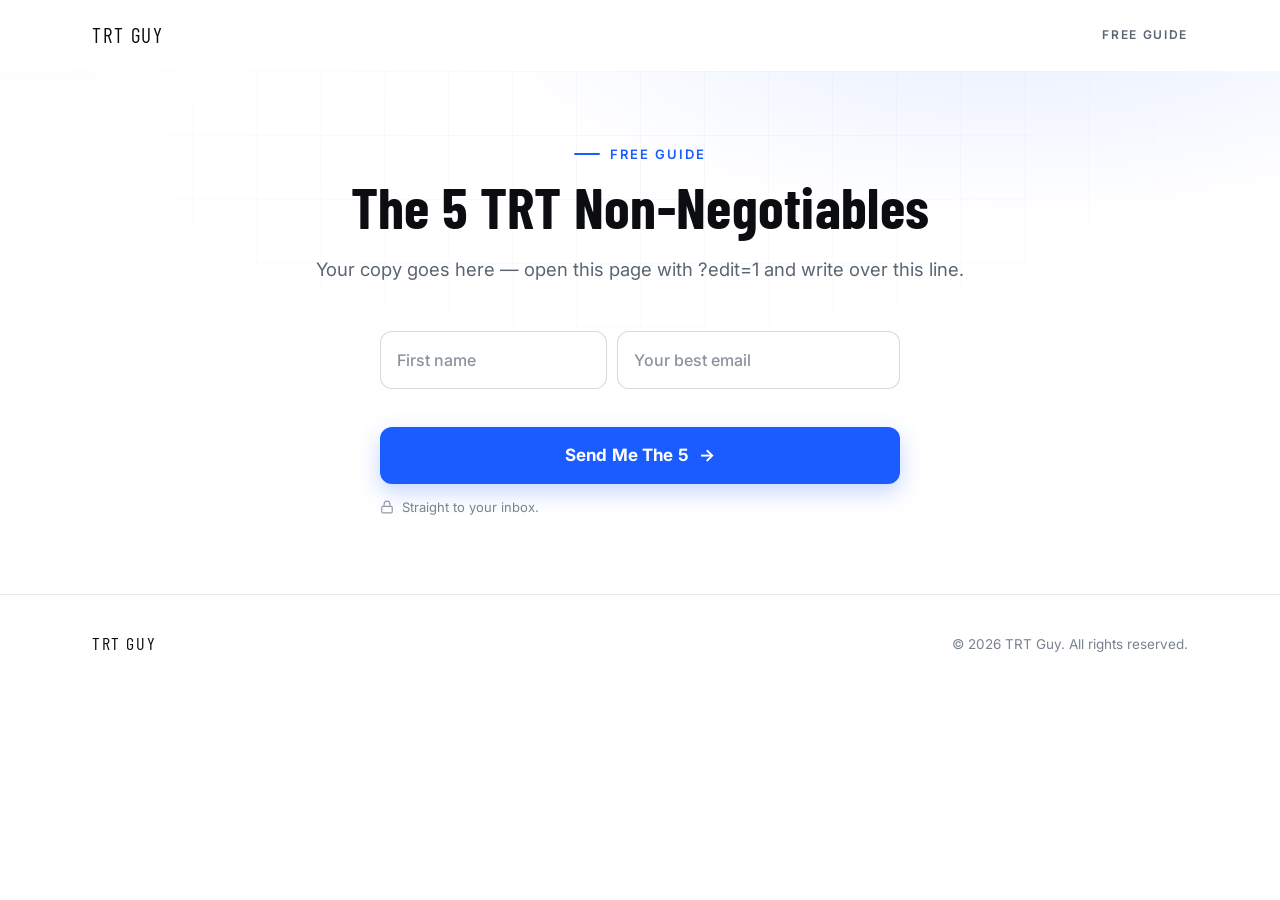
<file: index.html>
<!DOCTYPE html>
<html lang="en">
<head>
<meta charset="utf-8">
<meta name="viewport" content="width=device-width, initial-scale=1">
<title>The 5 TRT Non-Negotiables — Free Guide</title>
<meta name="description" content="The five things I tell every man on testosterone replacement to get right.">
<meta name="author" content="Julian Hierro">
<meta property="og:title" content="The 5 TRT Non-Negotiables — Free Guide">
<meta property="og:description" content="The five things I tell every man on testosterone replacement to get right.">
<meta property="og:type" content="website">
<meta property="og:image" content="https://assets.cdn.filesafe.space/WmcafLXT7njeQOu3fqlP/media/6a81c704cf50f900f223de18.png">
<meta name="robots" content="index,follow">
<link rel="icon" href="favicon.ico" sizes="any">
<link rel="apple-touch-icon" href="icon-180.png">
<link rel="preconnect" href="https://fonts.googleapis.com">
<link rel="preconnect" href="https://fonts.gstatic.com" crossorigin>
<link href="https://fonts.googleapis.com/css2?family=Barlow+Condensed:wght@600;700&family=Inter:wght@400;500;600;700&display=swap" rel="stylesheet">
<style>
/* Column layouts built in the editor render for visitors too — the other 23KB of
   editor.css is only needed while editing, so it loads with the editor. */
.jv-cols{display:grid;gap:24px}
.jv-cols[data-cols="1"]{grid-template-columns:minmax(0,1fr)}
.jv-cols[data-cols="2"]{grid-template-columns:repeat(2,minmax(0,1fr))}
.jv-cols[data-cols="3"]{grid-template-columns:repeat(3,minmax(0,1fr))}
.jv-cols[data-cols="4"]{grid-template-columns:repeat(4,minmax(0,1fr))}
.jv-col{min-width:0}
@media(max-width:900px){.jv-cols[data-cols="3"],.jv-cols[data-cols="4"]{grid-template-columns:repeat(2,minmax(0,1fr))}}
@media(max-width:640px){.jv-cols{grid-template-columns:minmax(0,1fr)!important}}
</style>
<style>
/* TRT Guy — shared lead-magnet styles (white / black / grey + blue) */
:root{
  --bg:#ffffff; --bg-2:#f4f5f7; --card:#ffffff;
  --line:rgba(11,13,16,.10); --line-2:rgba(11,13,16,.16);
  --txt:#0b0d10; --mut:#5b6572;
  --acc:#1a5cff; --acc-d:#0f3fd6; --acc-soft:rgba(26,92,255,.08);
  --warn:#c2410c; --warn-soft:rgba(234,88,12,.08);
  --ok:#15803d; --ok-soft:rgba(21,128,61,.08);
  --shadow:0 22px 50px rgba(11,13,16,.14);
  --r:16px; --wrap:1140px;
  --display:"Barlow Condensed",Impact,"Haettenschweiler","Arial Narrow",sans-serif;
}
*{box-sizing:border-box}
html{scroll-behavior:smooth}
body{margin:0;background:var(--bg);color:var(--txt);
  font:400 17px/1.65 Inter,-apple-system,BlinkMacSystemFont,"Segoe UI",sans-serif;
  -webkit-font-smoothing:antialiased;overflow-x:hidden}
img{max-width:100%;display:block}
a{color:inherit}
.wrap{width:100%;max-width:var(--wrap);margin:0 auto;padding:0 22px}
h1,h2,h3{font-family:var(--display);font-weight:700;letter-spacing:.005em;margin:0;line-height:1.03}
h1{font-size:clamp(34px,4.6vw,58px)}
h2{font-size:clamp(28px,3.6vw,42px)}
h3{font-size:clamp(21px,2.2vw,26px)}
.kicker{font:600 13px/1 Inter,sans-serif;letter-spacing:.16em;text-transform:uppercase;
  color:var(--acc);margin:0 0 16px;display:inline-flex;align-items:center;gap:10px}
.kicker .kdash{flex:none;width:26px;height:2px;background:var(--acc);border-radius:2px;display:inline-block}
@media(max-width:560px){.kicker{font-size:11.5px;letter-spacing:.11em;gap:8px}.kicker .kdash{width:18px}}
.lede{font-size:clamp(16px,1.7vw,18.5px);color:var(--mut);margin:18px 0 0}
.lede strong{color:var(--txt);font-weight:600}

/* header */
.site{position:sticky;top:0;z-index:60;background:rgba(255,255,255,.88);
  backdrop-filter:blur(14px);-webkit-backdrop-filter:blur(14px);
  border-bottom:1px solid transparent;transition:border-color .25s,background .25s}
.site.stuck{border-bottom-color:var(--line);background:rgba(255,255,255,.96)}
.site .wrap{display:flex;align-items:center;justify-content:space-between;gap:16px;height:70px}
.brand{display:flex;align-items:center;gap:11px;text-decoration:none}
.brand img{width:36px;height:36px}
.brand span{font-family:var(--display);font-size:21px;letter-spacing:.09em;text-transform:uppercase}
.site .tagline{font:600 12px/1 Inter,sans-serif;letter-spacing:.14em;text-transform:uppercase;color:var(--mut)}
@media(max-width:600px){.site .tagline{display:none}}

/* buttons */
.btn{display:inline-flex;align-items:center;justify-content:center;gap:10px;
  font:700 16px/1 Inter,sans-serif;letter-spacing:.01em;
  padding:18px 32px;border:0;border-radius:12px;cursor:pointer;
  color:#fff;background:var(--acc);box-shadow:0 8px 22px rgba(26,92,255,.26);
  transition:transform .16s ease,box-shadow .16s ease,background .16s ease;
  text-decoration:none;white-space:nowrap}
.btn:hover{background:var(--acc-d);transform:translateY(-2px);box-shadow:0 14px 30px rgba(26,92,255,.32)}
.btn:active{transform:translateY(0)}
.btn:disabled{opacity:.55;cursor:not-allowed;transform:none;box-shadow:none}
.btn .arr{transition:transform .16s ease}
.btn:hover .arr{transform:translateX(4px)}
.btn-lg{width:100%;padding:20px 28px;font-size:17px}
.btn-ghost{background:#fff;color:var(--txt);border:1px solid var(--line-2);box-shadow:none;font-weight:600}
.btn-ghost:hover{background:var(--bg-2);color:var(--txt);box-shadow:none}

/* sections */
section.band{padding:clamp(52px,6vw,88px) 0;position:relative}
.band.alt{background:var(--bg-2);border-block:1px solid var(--line)}
.deco{overflow:hidden}
.deco::before{content:"";position:absolute;inset:-30% -10% auto -10%;height:120%;pointer-events:none;
  background:radial-gradient(56% 52% at 74% 16%,rgba(26,92,255,.10),transparent 62%),
             radial-gradient(44% 42% at 8% 4%,rgba(11,13,16,.05),transparent 60%)}
.deco::after{content:"";position:absolute;inset:0;pointer-events:none;opacity:.5;
  background-image:linear-gradient(rgba(11,13,16,.07) 1px,transparent 1px),
                   linear-gradient(90deg,rgba(11,13,16,.07) 1px,transparent 1px);
  background-size:64px 64px;
  -webkit-mask-image:radial-gradient(72% 60% at 50% 18%,#000,transparent 75%);
  mask-image:radial-gradient(72% 60% at 50% 18%,#000,transparent 75%)}
.deco .wrap{position:relative;z-index:2}
.head{max-width:780px;margin:0 auto clamp(30px,3.6vw,46px);text-align:center}
.head .lede{margin-inline:auto;max-width:60ch}

/* opt-in form */
.optin{max-width:520px}
.optin.center{margin-inline:auto}
.field{width:100%;font:500 16px/1 Inter,sans-serif;color:var(--txt);background:#fff;
  border:1px solid var(--line-2);border-radius:12px;padding:18px 16px;outline:0;margin-bottom:10px;
  transition:border-color .16s,box-shadow .16s}
.field::placeholder{color:#8b939f}
.field:focus{border-color:var(--acc);box-shadow:0 0 0 4px rgba(26,92,255,.14)}
.fields2{display:grid;grid-template-columns:1fr 1.25fr;gap:10px}
.fields2 .field{margin-bottom:0}
@media(max-width:520px){.fields2{grid-template-columns:1fr}}
.err{color:#b91c1c;font-size:14px;margin:8px 0 0;min-height:20px}
.fine{margin:14px 0 0;font-size:13px;color:#79828f;display:flex;align-items:flex-start;gap:8px;line-height:1.5}
.fine svg{flex:none;margin-top:2px;opacity:.8}
.optin .btn{margin-top:10px}

/* trust bullets */
.trust{list-style:none;margin:26px 0 0;padding:0;display:grid;gap:11px}
.trust.center{max-width:520px;margin-inline:auto;text-align:left}
.trust li{display:flex;gap:11px;align-items:flex-start;font-size:15.5px;color:var(--mut)}
.trust svg{flex:none;width:19px;height:19px;margin-top:2px;color:var(--acc)}

/* footer */
footer{border-top:1px solid var(--line);padding:34px 0;background:var(--bg)}
footer .wrap{display:flex;align-items:center;justify-content:space-between;gap:16px;flex-wrap:wrap}
footer img{width:30px;height:30px;opacity:.85}
footer p{margin:0;color:#79828f;font-size:13.5px}
.disclaim{margin:20px 0 0;font-size:12.5px;color:#8b939f;line-height:1.6}

/* reveal */
.reveal{opacity:0;transform:translateY(16px)}
.reveal.in{opacity:1;transform:none;transition:opacity .6s ease,transform .6s cubic-bezier(.2,.7,.3,1)}
@media(prefers-reduced-motion:reduce){.reveal{opacity:1;transform:none}
  *{animation:none!important;transition:none!important}html{scroll-behavior:auto}}

.okbox{border:1px solid rgba(26,92,255,.35);background:var(--acc-soft);color:var(--acc-d);
  border-radius:12px;padding:16px;font-size:15.5px;text-align:center}

body.jv-editing #gateDone{display:block!important;outline:1px dashed rgba(26,92,255,.5);outline-offset:6px}
body.jv-editing #gateDone::before{
  content:"Confirmation — shown after they submit";
  display:block;font:700 9.5px/1 Inter,sans-serif;letter-spacing:.18em;text-transform:uppercase;
  color:var(--acc);margin-bottom:10px;
}
</style>
<script>window.JV_EDITOR_EARLY={ site:"td-trtrules-gate", page:1, noAuth:true, pwKey:"trtdad", api:"https://jv-dashboard-chi.vercel.app/api/content" };</script>
<style>html.jv-hold body,html.jv-pending body{visibility:hidden}</style>
<script>
(function () {
  var p = new URLSearchParams(location.search);
  var editing = p.get("edit") === "1" || p.get("view") === "preview" || p.get("mecanvas") === "1";
  try { if (window.self !== window.top) editing = true; } catch (e) { editing = true; }
  if (editing) {
    // editor.js clears jv-pending in reveal(), once published edits AND any local
    // draft have been applied. Without this the editor showed the old file first.
    document.documentElement.classList.add("jv-pending");
    setTimeout(function () { document.documentElement.classList.remove("jv-pending"); }, 4000);
    return;
  }
  var cfg = window.JV_EDITOR_EARLY || null;  // set just below, before this runs
  // Hold the paint only when the last visit found the store ahead of this file —
  // i.e. someone published and it hasn't been baked back in yet. In the normal
  // case (file is current) nothing is hidden and the page paints immediately.
  // Hold unless the last check proved THIS build is already current. Keyed by the
  // bake stamp, so a redeploy invalidates it automatically.
  window.__jvFreshKey = "jv-fresh:" + (cfg ? cfg.site : "");
  var stamp = window.JV_BAKED_AT || "none";
  var knownCurrent = false;
  try {
    var hasCache = !!localStorage.getItem("jv-edits:" + (cfg ? cfg.site : ""));
    // Cached edits mean this file is behind the published copy, whatever any
    // older freshness flag claims. Hold either way — the replay is synchronous.
    knownCurrent = !hasCache && localStorage.getItem(window.__jvFreshKey) === stamp;
  } catch (e) {}
  var release = function () { document.documentElement.classList.remove("jv-hold"); };
  window.__jvRelease = release;
  if (!knownCurrent) {
    document.documentElement.classList.add("jv-hold");
    setTimeout(release, 3000);               // only a first-ever visit waits here; every later
                                             // visit replays from cache and never holds at all
  }
  window.__jvFresh = cfg ? fetch(cfg.api + "?site=" + encodeURIComponent(cfg.site) + "&page=" + (cfg.page || 1) + "&t=" + Date.now(), { cache: "no-store" })
    .then(function (r) { return r.ok ? r.json() : null; })
    .catch(function () { return null; }) : Promise.resolve(null);
})();
</script>
</head>
<body>
<header class="site" id="site">
  <div class="wrap">
    <a class="brand" href="#">
      <span>TRT Guy</span>
    </a>
    <span class="tagline">Free Guide</span>
  </div>
</header>

<main>
  <section class="band deco" style="padding-top:clamp(40px,5vw,72px)">
    <div class="wrap">
      <div class="head">
        <p class="kicker" style="justify-content:center"><i class="kdash"></i>Free guide</p>
        <h1>The 5 TRT Non-Negotiables</h1>
        <p class="lede">Your copy goes here &mdash; open this page with ?edit=1 and write over this line.</p>
      </div>

      <form class="optin center" id="gateForm" novalidate>
        <div class="fields2">
              <input class="field" name="first_name" type="text" placeholder="First name" autocomplete="given-name">
              <input class="field" name="email" type="email" placeholder="Your best email" autocomplete="email">
            </div>
        <p class="err"></p>
        <button class="btn btn-lg" type="submit">Send Me The 5 <span class="arr">&rarr;</span></button>
        <p class="fine"><svg width="14" height="14" viewBox="0 0 24 24" fill="none" stroke="currentColor" stroke-width="2"><rect x="3" y="11" width="18" height="11" rx="2"/><path d="M7 11V7a5 5 0 0 1 10 0v4"/></svg> Straight to your inbox.</p>
      </form>
      <div class="okbox" id="gateDone" style="display:none;max-width:520px;margin:0 auto">
        <span id="gateDoneMsg">You're in. The guide is on its way to {email}.</span>
      </div>

    </div>
  </section>
</main>
<footer>
  <div class="wrap">
    <a class="brand" href="#" style="text-decoration:none">
      <span style="font-family:var(--display);font-size:18px;letter-spacing:.09em;text-transform:uppercase">TRT Guy</span>
    </a>
    <p>&copy; <span class="yr"></span> TRT Guy. All rights reserved.</p>
  </div>
</footer>

<script>

/* ── Analytics ──────────────────────────────────────────────────────────
   Same beacons the Jacked Vegans pages use, pointed at the dashboard API
   that's already live. Opt-ins MUST go out via sendBeacon — a fetch gets
   dropped when the page redirects a moment later.
--------------------------------------------------------------------- */
var TRACK_URL = 'https://jv-dashboard-chi.vercel.app/api/pageview';
var PAGE_KEY  = 'trtdad-rules-gate';
function tdVisitor(){
  try {
    var k = 'td-vid', v = localStorage.getItem(k);
    if (!v) { v = Math.random().toString(36).slice(2) + Date.now().toString(36); localStorage.setItem(k, v); }
    return v;
  } catch (e) { return 'anon'; }
}
function tdUtm(){
  var keys = ['utm_source','utm_medium','utm_campaign','utm_content','utm_term'];
  var sp = new URLSearchParams(location.search), store = {}, out = '', changed = false;
  try { store = JSON.parse(sessionStorage.getItem('td-utm') || '{}'); } catch (e) {}
  keys.forEach(function(k){ var v = sp.get(k); if (v) { store[k] = v; changed = true; } });
  if (changed) { try { sessionStorage.setItem('td-utm', JSON.stringify(store)); } catch (e) {} }
  keys.forEach(function(k){ if (store[k]) out += '&' + k + '=' + encodeURIComponent(store[k]); });
  return out;
}
function track(evt){
  var u = TRACK_URL + '?p=' + encodeURIComponent(PAGE_KEY) + '&e=' + evt +
          '&v=' + encodeURIComponent(tdVisitor()) + tdUtm();
  try { if (navigator.sendBeacon && navigator.sendBeacon(u)) return; } catch (e) {}
  try { new Image().src = u; } catch (e) {}
}
function tdSkip(){ try { return localStorage.getItem('td-notrack')==='1'; } catch(e){ return false; } }
if (!/[?&]edit=1/.test(location.search) && !tdSkip()) track('view');

var SUBMIT_URL = 'https://trt-guy-site.vercel.app/api/submit';
var EMAIL_RE = /^[^\s@]+@[^\s@]+\.[^\s@]+$/;
var $ = function(id){ return document.getElementById(id); };
Array.prototype.forEach.call(document.querySelectorAll('.yr'), function(e){ e.textContent = new Date().getFullYear(); });
(function(){
  var site = document.getElementById('site');
  if (!site) return;
  window.addEventListener('scroll', function(){ site.classList.toggle('stuck', window.scrollY > 8); }, {passive:true});
})();
(function(){
  var els = document.querySelectorAll('.reveal');
  if (!('IntersectionObserver' in window)) { els.forEach(function(e){ e.classList.add('in'); }); return; }
  var io = new IntersectionObserver(function(entries){
    entries.forEach(function(en, i){
      if (!en.isIntersecting) return;
      en.target.style.transitionDelay = (Math.min(i, 4) * 60) + 'ms';
      en.target.classList.add('in');
      io.unobserve(en.target);
    });
  }, {rootMargin:'0px 0px -12% 0px', threshold:0.12});
  els.forEach(function(e){ io.observe(e); });
})();


/* ── The gate ─────────────────────────────────────────────────────────
   Opt in, we upsert the contact into GoHighLevel (tagged for this magnet
   so the right email campaign can fire), then hand over the asset.
   The unlock flag is a convenience for the reader, not a security wall.
------------------------------------------------------------------- */
var MAGNET = 'trt-rules';
var UNLOCK_KEY = 'hd-unlocked:' + MAGNET;
var ASSET = 'rules.html';

(function(){
  var form = document.getElementById('gateForm');
  if (!form) return;
  var err = form.querySelector('.err');
  var btn = form.querySelector('button[type=submit]');

  // Already opted in on this device? Don't make them do it twice.

  form.addEventListener('submit', async function(e){
    e.preventDefault();
    var name = form.first_name ? form.first_name.value.trim() : '';
    var email = form.email.value.trim();

    if (form.first_name && !name) { err.textContent = 'Please enter your first name.'; form.first_name.focus(); return; }
    if (!EMAIL_RE.test(email)) { err.textContent = 'Please enter a valid email.'; form.email.focus(); return; }
    err.textContent = '';

    var label = btn.innerHTML;
    btn.disabled = true; btn.textContent = 'Sending…';

    try {
      var res = await fetch(SUBMIT_URL, {
        method: 'POST',
        headers: {'Content-Type': 'application/json'},
        body: JSON.stringify({ firstName: name, email: email, source: MAGNET })
      });
      if (!res.ok) throw new Error('bad status');
      track('optin');
      try { localStorage.setItem(UNLOCK_KEY, '1'); } catch (e2) {}
      location.href = 'thanks.html';
    } catch (e3) {
      btn.disabled = false; btn.innerHTML = label;
      err.textContent = 'That didn\'t go through. Give it one more try.';
    }
  });
})();

</script>

<!-- ═══ Inline page editor — add ?edit=1 to any URL. Same store as the other pages. ═══ -->
<script>window.JV_EDITOR={ site:"td-trtrules-gate", page:1, noAuth:true, pwKey:"trtdad", api:"https://jv-dashboard-chi.vercel.app/api/content" };</script>
<script>
(function () {
  if (!document.body) return;
  var SKIP = { SCRIPT:1, STYLE:1, NOSCRIPT:1, TEMPLATE:1, BR:1, LINK:1, META:1, HEAD:1 };
  var SVG = "http://www.w3.org/2000/svg";
  function skip(el) {
    return !!(SKIP[el.tagName]
      || (el.namespaceURI === SVG && el.tagName.toLowerCase() !== "svg")
      || (el.closest && el.closest(".jv-toolbar, .jv-launcher"))
      || (el.closest && el.closest("[data-noedit]")));
  }
  var n = 0;
  Array.prototype.forEach.call(document.body.querySelectorAll("*"), function (el) {
    if (skip(el)) return;
    if (!el.hasAttribute("data-eid")) el.setAttribute("data-eid", "e" + (++n));
  });
  var BLOCKSEL = "address,article,aside,blockquote,dd,details,div,dl,dt,fieldset,figcaption,figure,footer,form,h1,h2,h3,h4,h5,h6,header,hgroup,li,main,nav,ol,p,pre,section,summary,table,tbody,td,th,thead,tr,ul";
  function isTextLeaf(el) {
    if (skip(el)) return false;
    if (!(el.textContent || "").replace(/\s+/g, " ").trim()) return false;
    if (el.querySelector(BLOCKSEL)) return false;
    var anchors = el.querySelectorAll("a");
    if (anchors.length) {
      var clone = el.cloneNode(true);
      Array.prototype.forEach.call(clone.querySelectorAll("a"), function (a) { if (a.parentNode) a.parentNode.removeChild(a); });
      if (!(clone.textContent || "").replace(/\s+/g, " ").trim()) return false;
    }
    return true;
  }
  (function walk(el) {
    var c = el.children;
    for (var i = 0; i < c.length; i++) {
      var child = c[i];
      if (skip(child)) continue;
      if (isTextLeaf(child)) child.setAttribute("data-etext", "1");
      else walk(child);
    }
  })(document.body);
  Array.prototype.forEach.call(document.body.querySelectorAll("[data-eid]:not([data-etext])"), function (el) {
    if (skip(el) || el.closest("[data-etext]")) return;
    Array.prototype.slice.call(el.childNodes).forEach(function (node) {
      if (node.nodeType === 3 && node.nodeValue && node.nodeValue.replace(/\s+/g, " ").trim()) {
        var span = document.createElement("span");
        span.setAttribute("data-eid", "e" + (++n));
        span.setAttribute("data-etext", "1");
        node.parentNode.replaceChild(span, node);
        span.appendChild(node);
      }
    });
  });
})();
</script>
<script>
/* ── fast path ────────────────────────────────────────────────────────────
   The HTML above already contains every published edit (baked at deploy time),
   so a visitor needs no editor and no API call — the page you see first paint
   IS the final page. The editor is fetched only when you're editing.
   If something was published after this file was baked, the tiny check at the
   bottom pulls it in; normally it matches and nothing moves.
------------------------------------------------------------------------- */
(function () {
  var p = new URLSearchParams(location.search);
  var editing = p.get("edit") === "1" || p.get("view") === "preview" || p.get("mecanvas") === "1";
  try { if (window.self !== window.top) editing = true; } catch (e) { editing = true; }

  if (editing) {
    var l = document.createElement("link");
    l.rel = "stylesheet"; l.href = "editor.css?v=26";
    document.head.appendChild(l);
    var s = document.createElement("script");
    s.src = "editor.js?v=26";
    document.body.appendChild(s);
    return;
  }

  var cfg = window.JV_EDITOR || {};
  if (!cfg.api || !cfg.site) { if (window.__jvRelease) window.__jvRelease(); return; }
  var baked = window.JV_BAKED_AT || "";
  var CACHE = "jv-edits:" + cfg.site;

  var ATTR_OK = ["href","target","rel","data-buy","src","alt"];
  var byEid = function (id) { return id ? document.querySelector('[data-eid="' + id + '"]') : null; };

  // Same order the editor applies them in: patch, insert, reorder, attrs, remove.
  function applyAll(edits) {
    if (!Array.isArray(edits)) return;
    var patches = [], inserts = [], reorders = [], removals = [], css = [], attrs = [];
    edits.forEach(function (e) {
      if (!e) return;
      if (e.css && e.eid && e.props && (e.d === "m" || e.d === "d")) css.push(e);
      else if (e.insert) inserts.push(e);
      else if (e.reorder) reorders.push(e);
      else if (e.removed && e.eid) removals.push(e.eid);
      else if (e.attrs && e.eid) attrs.push(e);
      else if (e.eid) patches.push(e);
    });
    patches.forEach(function (e) {
      var el = byEid(e.eid); if (!el) return;
      if (typeof e.html === "string") el.innerHTML = e.html;
      if (typeof e.style === "string") el.setAttribute("style", e.style);
    });
    inserts.forEach(function (e) {
      if (!e.id || typeof e.html !== "string" || byEid(e.id)) return;
      var tmp = document.createElement("div"); tmp.innerHTML = e.html.trim();
      var node = tmp.firstElementChild; if (!node) return;
      var after = byEid(e.afterEid), parent = byEid(e.parentEid);
      if (after && after.parentNode) after.parentNode.insertBefore(node, after.nextSibling);
      else if (parent) parent.appendChild(node);
    });
    reorders.forEach(function (e) {
      var c = byEid(e.eid); if (!c || !Array.isArray(e.order)) return;
      e.order.forEach(function (id) { var ch = byEid(id); if (ch && ch.parentElement === c) c.appendChild(ch); });
    });
    attrs.forEach(function (e) {
      var el = byEid(e.eid); if (!el) return;
      var gone = (e.attrs["-removed"] || "").split(",");
      Object.keys(e.attrs).forEach(function (k) {
        if (k === "-removed" || ATTR_OK.indexOf(k) === -1) return;
        el.setAttribute(k, e.attrs[k]);
      });
      gone.forEach(function (k) { if (k && ATTR_OK.indexOf(k) !== -1) el.removeAttribute(k); });
    });
    removals.forEach(function (id) { var el = byEid(id); if (el && el.parentNode) el.parentNode.removeChild(el); });
    if (css.length) {
      var sheet = "", media = { m: "@media (max-width:767px)", d: "@media (min-width:1024px)" };
      ["m", "d"].forEach(function (k) {
        var items = css.filter(function (c) { return c.d === k; });
        if (!items.length) return;
        sheet += media[k] + "{";
        items.forEach(function (c) {
          sheet += '[data-eid="' + c.eid + '"]{';
          Object.keys(c.props).forEach(function (p) { sheet += p + ":" + c.props[p] + " !important;"; });
          sheet += "}";
        });
        sheet += "}";
      });
      if (sheet) { var st = document.createElement("style"); st.textContent = sheet; document.head.appendChild(st); }
    }
  }

  // ── 1. replay the cached copy synchronously, before the browser paints ──
  var cached = null;
  try { cached = JSON.parse(localStorage.getItem(CACHE) || "null"); } catch (e) {}
  if (cached && Array.isArray(cached.edits) && (!baked || cached.updatedAt > baked)) {
    try { applyAll(cached.edits); } catch (e) {}
  }
  if (window.__jvRelease) window.__jvRelease();     // nothing left to wait for

  // ── 2. revalidate in the background; only touch the page if it changed ──
  (window.__jvFresh || Promise.resolve(null))
    .then(function (d) {
      if (!d || !d.updatedAt || !Array.isArray(d.edits)) return;
      var current = baked && d.updatedAt <= baked;
      try {
        if (current) { localStorage.setItem(window.__jvFreshKey, baked); localStorage.removeItem(CACHE); }
        else { localStorage.setItem(CACHE, JSON.stringify({ updatedAt: d.updatedAt, edits: d.edits })); }
      } catch (e) {}
      if (current) return;                          // the file is already right
      if (cached && cached.updatedAt === d.updatedAt) return;   // already replayed from cache
      applyAll(d.edits);
    })
    .catch(function () {})
    .then(function () { if (window.__jvRelease) window.__jvRelease(); });
})();
</script>

</body>
</html>
</file>
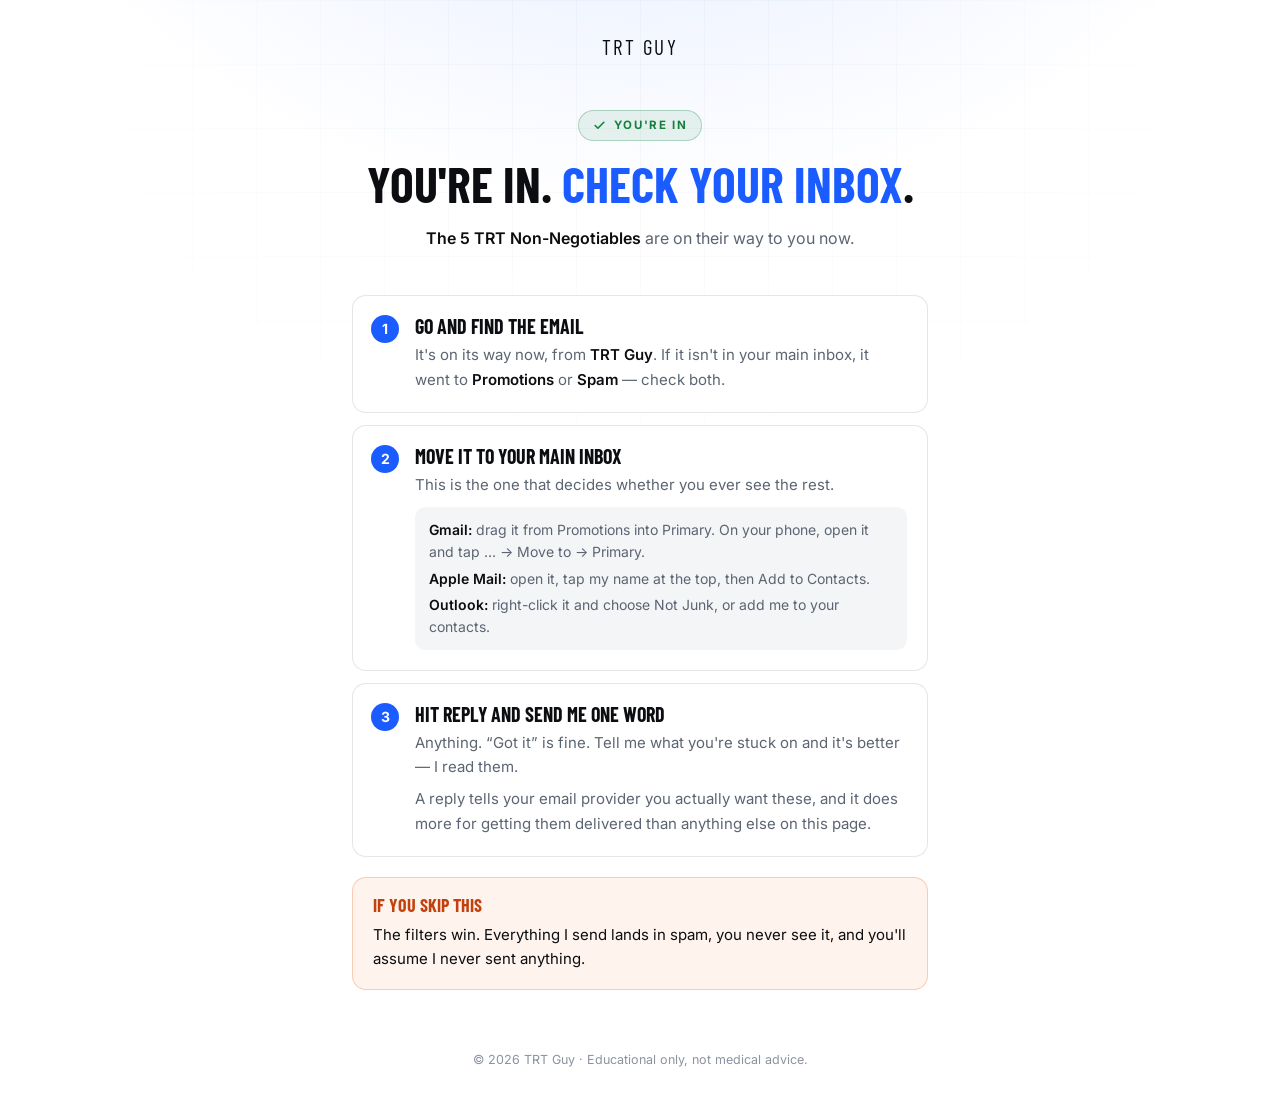
<file: thanks.html>
<!DOCTYPE html>

<html lang="en">
<head>
<meta charset="utf-8"/>
<link rel="icon" href="favicon.ico" sizes="any">
<link rel="apple-touch-icon" href="icon-180.png">
<meta content="width=device-width,initial-scale=1" name="viewport"/>
<title>You're In — TRT Guy</title>
<meta content="noindex" name="robots"/>
<link href="https://fonts.googleapis.com" rel="preconnect"/>
<link crossorigin="" href="https://fonts.gstatic.com" rel="preconnect"/>
<link href="https://fonts.googleapis.com/css2?family=Barlow+Condensed:wght@600;700&amp;family=Inter:wght@400;500;600;700&amp;display=swap" rel="stylesheet"/>
<style>
:root{
  --bg:#ffffff; --bg-2:#f4f5f7; --line:rgba(11,13,16,.10); --line-2:rgba(11,13,16,.16);
  --txt:#0b0d10; --mut:#5b6572; --acc:#1a5cff; --acc-d:#0f3fd6; --acc-soft:rgba(26,92,255,.08);
  --ok:#15803d; --ok-soft:rgba(21,128,61,.09); --warn:#c2410c; --warn-soft:rgba(234,88,12,.07);
  --display:"Barlow Condensed",Impact,"Haettenschweiler","Arial Narrow",sans-serif;
}
*{box-sizing:border-box}
html,body{margin:0;padding:0}
body{
  background:var(--bg);color:var(--txt);
  font:400 16px/1.62 Inter,-apple-system,"Segoe UI",sans-serif;
  -webkit-font-smoothing:antialiased;
}
h1,h2,h3{font-family:var(--display);font-weight:700;margin:0;line-height:1.05}
p{margin:0 0 12px}

.deco{position:relative;overflow:hidden}
.deco::before{
  content:"";position:absolute;inset:-30% -10% auto -10%;height:120%;pointer-events:none;
  background:radial-gradient(62% 54% at 50% 6%,rgba(26,92,255,.13),transparent 66%);
}
.deco::after{
  content:"";position:absolute;inset:0;pointer-events:none;opacity:.45;
  background-image:linear-gradient(rgba(11,13,16,.07) 1px,transparent 1px),
                   linear-gradient(90deg,rgba(11,13,16,.07) 1px,transparent 1px);
  background-size:64px 64px;
  -webkit-mask-image:radial-gradient(70% 50% at 50% 12%,#000,transparent 76%);
  mask-image:radial-gradient(70% 50% at 50% 12%,#000,transparent 76%);
}
.wrap{position:relative;z-index:2;width:100%;max-width:620px;margin:0 auto;padding:30px 22px 60px}
.brand{
  font-family:var(--display);font-size:21px;letter-spacing:.12em;text-transform:uppercase;
  text-align:center;margin-bottom:clamp(26px,7vw,46px);
}
.head{text-align:center}
.badge{
  display:inline-flex;align-items:center;gap:8px;margin-bottom:16px;
  font:700 11.5px/1 Inter,sans-serif;letter-spacing:.14em;text-transform:uppercase;
  color:var(--ok);background:var(--ok-soft);border:1px solid rgba(21,128,61,.28);
  border-radius:99px;padding:8px 14px;
}
.badge svg{width:13px;height:13px}
h1{font-size:clamp(34px,8.4vw,50px);text-transform:uppercase}
h1 em{font-style:normal;color:var(--acc)}
.lede{color:var(--mut);margin:16px auto 0;max-width:46ch;font-size:16px}
.lede b{color:var(--txt);font-weight:600}

.steps{margin:clamp(30px,7vw,44px) 0 0;counter-reset:s}
.step{
  counter-increment:s;position:relative;padding:20px 20px 20px 62px;
  border:1px solid var(--line);border-radius:14px;background:#fff;margin-bottom:12px;
}
.step::before{
  content:counter(s);position:absolute;left:18px;top:19px;
  width:28px;height:28px;border-radius:50%;background:var(--acc);color:#fff;
  font:700 14px/28px Inter,sans-serif;text-align:center;
}
.step h3{font-size:20px;text-transform:uppercase;margin-bottom:6px}
.step p{margin:0 0 8px;font-size:15px;color:var(--mut)}
.step p:last-child{margin-bottom:0}
.step b{color:var(--txt);font-weight:600}
.how{
  margin-top:10px;padding:12px 14px;border-radius:10px;background:var(--bg-2);
  font-size:14px;line-height:1.55;color:var(--mut);
}
.how div{margin-bottom:5px}
.how div:last-child{margin-bottom:0}
.how b{color:var(--txt)}

.why{
  margin:20px 0 0;padding:18px 20px;border-radius:14px;
  background:var(--warn-soft);border:1px solid rgba(234,88,12,.26);
}
.why h3{font-size:18px;text-transform:uppercase;color:var(--warn);margin-bottom:8px}
.why p{font-size:15px;color:var(--txt);margin:0}

footer{text-align:center;padding:0 22px 34px;font-size:12.5px;color:#8b939f}
</style>
<script>window.JV_EDITOR_EARLY={ site:"td-rules-thanks", page:1, noAuth:true, pwKey:"trtdad", api:"https://jv-dashboard-chi.vercel.app/api/content" };</script>
<style>html.jv-hold body,html.jv-pending body{visibility:hidden}</style>
<script>
(function () {
  var p = new URLSearchParams(location.search);
  var editing = p.get("edit") === "1" || p.get("view") === "preview" || p.get("mecanvas") === "1";
  try { if (window.self !== window.top) editing = true; } catch (e) { editing = true; }
  if (editing) {
    // editor.js clears jv-pending in reveal(), once published edits AND any local
    // draft have been applied. Without this the editor showed the old file first.
    document.documentElement.classList.add("jv-pending");
    setTimeout(function () { document.documentElement.classList.remove("jv-pending"); }, 4000);
    return;
  }
  var cfg = window.JV_EDITOR_EARLY || null;  // set just below, before this runs
  // Hold the paint only when the last visit found the store ahead of this file —
  // i.e. someone published and it hasn't been baked back in yet. In the normal
  // case (file is current) nothing is hidden and the page paints immediately.
  // Hold unless the last check proved THIS build is already current. Keyed by the
  // bake stamp, so a redeploy invalidates it automatically.
  window.__jvFreshKey = "jv-fresh:" + (cfg ? cfg.site : "");
  var stamp = window.JV_BAKED_AT || "none";
  var knownCurrent = false;
  try {
    var hasCache = !!localStorage.getItem("jv-edits:" + (cfg ? cfg.site : ""));
    // Cached edits mean this file is behind the published copy, whatever any
    // older freshness flag claims. Hold either way — the replay is synchronous.
    knownCurrent = !hasCache && localStorage.getItem(window.__jvFreshKey) === stamp;
  } catch (e) {}
  var release = function () { document.documentElement.classList.remove("jv-hold"); };
  window.__jvRelease = release;
  if (!knownCurrent) {
    document.documentElement.classList.add("jv-hold");
    setTimeout(release, 3000);               // only a first-ever visit waits here; every later
                                             // visit replays from cache and never holds at all
  }
  window.__jvFresh = cfg ? fetch(cfg.api + "?site=" + encodeURIComponent(cfg.site) + "&page=" + (cfg.page || 1) + "&t=" + Date.now(), { cache: "no-store" })
    .then(function (r) { return r.ok ? r.json() : null; })
    .catch(function () { return null; }) : Promise.resolve(null);
})();
</script>
</head>
<body>
<div class="deco" data-eid="e1">
<div class="wrap" data-eid="e2">
<div class="brand" data-eid="e3">TRT Guy</div>
<div class="head" data-eid="e4">
<span class="badge" data-eid="e5">
<svg data-eid="e6" fill="none" stroke="currentColor" stroke-linecap="round" stroke-linejoin="round" stroke-width="3" viewbox="0 0 24 24"><path d="M20 6 9 17l-5-5" data-eid="e7"></path></svg>
        You're in
      </span>
<h1 data-eid="e8">You're in. <em data-eid="e9">Check your inbox</em>.</h1>
<p class="lede" data-eid="e10"><b data-eid="e11">The 5 TRT Non-Negotiables</b> are on their way to you now.</p>
</div>
<div class="steps" data-eid="e12">
<div class="step" data-eid="e13">
<h3 data-eid="e14">Go and find the email</h3>
<p data-eid="e15">It's on its way now, from <b data-eid="e16">TRT Guy</b>. If it isn't in your main inbox, it went to <b data-eid="e17">Promotions</b> or <b data-eid="e18">Spam</b> — check both.</p>
</div>
<div class="step" data-eid="e19">
<h3 data-eid="e20">Move it to your main inbox</h3>
<p data-eid="e21">This is the one that decides whether you ever see the rest.</p>
<div class="how" data-eid="e22">
<div data-eid="e23"><b data-eid="e24">Gmail:</b> drag it from Promotions into Primary. On your phone, open it and tap … → Move to → Primary.</div>
<div data-eid="e25"><b data-eid="e26">Apple Mail:</b> open it, tap my name at the top, then Add to Contacts.</div>
<div data-eid="e27"><b data-eid="e28">Outlook:</b> right-click it and choose Not Junk, or add me to your contacts.</div>
</div>
</div>
<div class="step" data-eid="e29">
<h3 data-eid="e30">Hit reply and send me one word</h3>
<p data-eid="e31">Anything. “Got it” is fine. Tell me what you're stuck on and it's better — I read them.</p>
<p data-eid="e32">A reply tells your email provider you actually want these, and it does more for getting them delivered than anything else on this page.</p>
</div>
</div>
<div class="why" data-eid="e33">
<h3 data-eid="e34">If you skip this</h3>
<p data-eid="e35">The filters win. Everything I send lands in spam, you never see it, and you'll assume I never sent anything.</p>
</div>
</div>
</div>
<footer data-eid="e36">© <span class="yr" data-eid="e37"></span> TRT Guy · Educational only, not medical advice.</footer>
<script>
var TRACK_URL = 'https://jv-dashboard-chi.vercel.app/api/pageview';
var PAGE_KEY  = 'trtdad-rules-thanks';
function tdVisitor(){
  try {
    var k = 'td-vid', v = localStorage.getItem(k);
    if (!v) { v = Math.random().toString(36).slice(2) + Date.now().toString(36); localStorage.setItem(k, v); }
    return v;
  } catch (e) { return 'anon'; }
}
function tdUtm(){
  var keys = ['utm_source','utm_medium','utm_campaign','utm_content','utm_term'];
  var sp = new URLSearchParams(location.search), store = {}, out = '';
  try { store = JSON.parse(sessionStorage.getItem('td-utm') || '{}'); } catch (e) {}
  keys.forEach(function(k){ var v = sp.get(k); if (v) store[k] = v; });
  keys.forEach(function(k){ if (store[k]) out += '&' + k + '=' + encodeURIComponent(store[k]); });
  return out;
}
function track(evt){
  var u = TRACK_URL + '?p=' + encodeURIComponent(PAGE_KEY) + '&e=' + evt +
          '&v=' + encodeURIComponent(tdVisitor()) + tdUtm();
  try { if (navigator.sendBeacon && navigator.sendBeacon(u)) return; } catch (e) {}
  try { new Image().src = u; } catch (e) {}
}
function tdSkip(){ try { return localStorage.getItem('td-notrack')==='1'; } catch(e){ return false; } }
if (!/[?&]edit=1/.test(location.search) && !tdSkip()) track('view');
Array.prototype.forEach.call(document.querySelectorAll('.yr'), function(e){ e.textContent = new Date().getFullYear(); });
</script>
<script>window.JV_EDITOR={ site:"td-rules-thanks", page:1, noAuth:true, pwKey:"trtdad", api:"https://jv-dashboard-chi.vercel.app/api/content" };</script>
<script>
(function () {
  if (!document.body) return;
  var SKIP = { SCRIPT:1, STYLE:1, NOSCRIPT:1, TEMPLATE:1, BR:1, LINK:1, META:1, HEAD:1 };
  var SVG = "http://www.w3.org/2000/svg";
  function skip(el) {
    return !!(SKIP[el.tagName]
      || (el.namespaceURI === SVG && el.tagName.toLowerCase() !== "svg")
      || (el.closest && el.closest(".jv-toolbar, .jv-launcher"))
      || (el.closest && el.closest("[data-noedit]")));
  }
  var n = 0;
  Array.prototype.forEach.call(document.body.querySelectorAll("*"), function (el) {
    if (skip(el)) return;
    if (!el.hasAttribute("data-eid")) el.setAttribute("data-eid", "e" + (++n));
  });
  var BLOCKSEL = "address,article,aside,blockquote,dd,details,div,dl,dt,fieldset,figcaption,figure,footer,form,h1,h2,h3,h4,h5,h6,header,hgroup,li,main,nav,ol,p,pre,section,summary,table,tbody,td,th,thead,tr,ul";
  function isTextLeaf(el) {
    if (skip(el)) return false;
    if (!(el.textContent || "").replace(/\s+/g, " ").trim()) return false;
    if (el.querySelector(BLOCKSEL)) return false;
    var anchors = el.querySelectorAll("a");
    if (anchors.length) {
      var clone = el.cloneNode(true);
      Array.prototype.forEach.call(clone.querySelectorAll("a"), function (a) { if (a.parentNode) a.parentNode.removeChild(a); });
      if (!(clone.textContent || "").replace(/\s+/g, " ").trim()) return false;
    }
    return true;
  }
  (function walk(el) {
    var c = el.children;
    for (var i = 0; i < c.length; i++) {
      var child = c[i];
      if (skip(child)) continue;
      if (isTextLeaf(child)) child.setAttribute("data-etext", "1");
      else walk(child);
    }
  })(document.body);
  Array.prototype.forEach.call(document.body.querySelectorAll("[data-eid]:not([data-etext])"), function (el) {
    if (skip(el) || el.closest("[data-etext]")) return;
    Array.prototype.slice.call(el.childNodes).forEach(function (node) {
      if (node.nodeType === 3 && node.nodeValue && node.nodeValue.replace(/\s+/g, " ").trim()) {
        var span = document.createElement("span");
        span.setAttribute("data-eid", "e" + (++n));
        span.setAttribute("data-etext", "1");
        node.parentNode.replaceChild(span, node);
        span.appendChild(node);
      }
    });
  });
})();
</script>
<script>
/* ── fast path ────────────────────────────────────────────────────────────
   The HTML above already contains every published edit (baked at deploy time),
   so a visitor needs no editor and no API call — the page you see first paint
   IS the final page. The editor is fetched only when you're editing.
   If something was published after this file was baked, the tiny check at the
   bottom pulls it in; normally it matches and nothing moves.
------------------------------------------------------------------------- */
(function () {
  var p = new URLSearchParams(location.search);
  var editing = p.get("edit") === "1" || p.get("view") === "preview" || p.get("mecanvas") === "1";
  try { if (window.self !== window.top) editing = true; } catch (e) { editing = true; }

  if (editing) {
    var l = document.createElement("link");
    l.rel = "stylesheet"; l.href = "editor.css?v=26";
    document.head.appendChild(l);
    var s = document.createElement("script");
    s.src = "editor.js?v=26";
    document.body.appendChild(s);
    return;
  }

  var cfg = window.JV_EDITOR || {};
  if (!cfg.api || !cfg.site) { if (window.__jvRelease) window.__jvRelease(); return; }
  var baked = window.JV_BAKED_AT || "";
  var CACHE = "jv-edits:" + cfg.site;

  var ATTR_OK = ["href","target","rel","data-buy","src","alt"];
  var byEid = function (id) { return id ? document.querySelector('[data-eid="' + id + '"]') : null; };

  // Same order the editor applies them in: patch, insert, reorder, attrs, remove.
  function applyAll(edits) {
    if (!Array.isArray(edits)) return;
    var patches = [], inserts = [], reorders = [], removals = [], css = [], attrs = [];
    edits.forEach(function (e) {
      if (!e) return;
      if (e.css && e.eid && e.props && (e.d === "m" || e.d === "d")) css.push(e);
      else if (e.insert) inserts.push(e);
      else if (e.reorder) reorders.push(e);
      else if (e.removed && e.eid) removals.push(e.eid);
      else if (e.attrs && e.eid) attrs.push(e);
      else if (e.eid) patches.push(e);
    });
    patches.forEach(function (e) {
      var el = byEid(e.eid); if (!el) return;
      if (typeof e.html === "string") el.innerHTML = e.html;
      if (typeof e.style === "string") el.setAttribute("style", e.style);
    });
    inserts.forEach(function (e) {
      if (!e.id || typeof e.html !== "string" || byEid(e.id)) return;
      var tmp = document.createElement("div"); tmp.innerHTML = e.html.trim();
      var node = tmp.firstElementChild; if (!node) return;
      var after = byEid(e.afterEid), parent = byEid(e.parentEid);
      if (after && after.parentNode) after.parentNode.insertBefore(node, after.nextSibling);
      else if (parent) parent.appendChild(node);
    });
    reorders.forEach(function (e) {
      var c = byEid(e.eid); if (!c || !Array.isArray(e.order)) return;
      e.order.forEach(function (id) { var ch = byEid(id); if (ch && ch.parentElement === c) c.appendChild(ch); });
    });
    attrs.forEach(function (e) {
      var el = byEid(e.eid); if (!el) return;
      var gone = (e.attrs["-removed"] || "").split(",");
      Object.keys(e.attrs).forEach(function (k) {
        if (k === "-removed" || ATTR_OK.indexOf(k) === -1) return;
        el.setAttribute(k, e.attrs[k]);
      });
      gone.forEach(function (k) { if (k && ATTR_OK.indexOf(k) !== -1) el.removeAttribute(k); });
    });
    removals.forEach(function (id) { var el = byEid(id); if (el && el.parentNode) el.parentNode.removeChild(el); });
    if (css.length) {
      var sheet = "", media = { m: "@media (max-width:767px)", d: "@media (min-width:1024px)" };
      ["m", "d"].forEach(function (k) {
        var items = css.filter(function (c) { return c.d === k; });
        if (!items.length) return;
        sheet += media[k] + "{";
        items.forEach(function (c) {
          sheet += '[data-eid="' + c.eid + '"]{';
          Object.keys(c.props).forEach(function (p) { sheet += p + ":" + c.props[p] + " !important;"; });
          sheet += "}";
        });
        sheet += "}";
      });
      if (sheet) { var st = document.createElement("style"); st.textContent = sheet; document.head.appendChild(st); }
    }
  }

  // ── 1. replay the cached copy synchronously, before the browser paints ──
  var cached = null;
  try { cached = JSON.parse(localStorage.getItem(CACHE) || "null"); } catch (e) {}
  if (cached && Array.isArray(cached.edits) && (!baked || cached.updatedAt > baked)) {
    try { applyAll(cached.edits); } catch (e) {}
  }
  if (window.__jvRelease) window.__jvRelease();     // nothing left to wait for

  // ── 2. revalidate in the background; only touch the page if it changed ──
  (window.__jvFresh || Promise.resolve(null))
    .then(function (d) {
      if (!d || !d.updatedAt || !Array.isArray(d.edits)) return;
      var current = baked && d.updatedAt <= baked;
      try {
        if (current) { localStorage.setItem(window.__jvFreshKey, baked); localStorage.removeItem(CACHE); }
        else { localStorage.setItem(CACHE, JSON.stringify({ updatedAt: d.updatedAt, edits: d.edits })); }
      } catch (e) {}
      if (current) return;                          // the file is already right
      if (cached && cached.updatedAt === d.updatedAt) return;   // already replayed from cache
      applyAll(d.edits);
    })
    .catch(function () {})
    .then(function () { if (window.__jvRelease) window.__jvRelease(); });
})();
</script>
</body>
</html>
</file>
